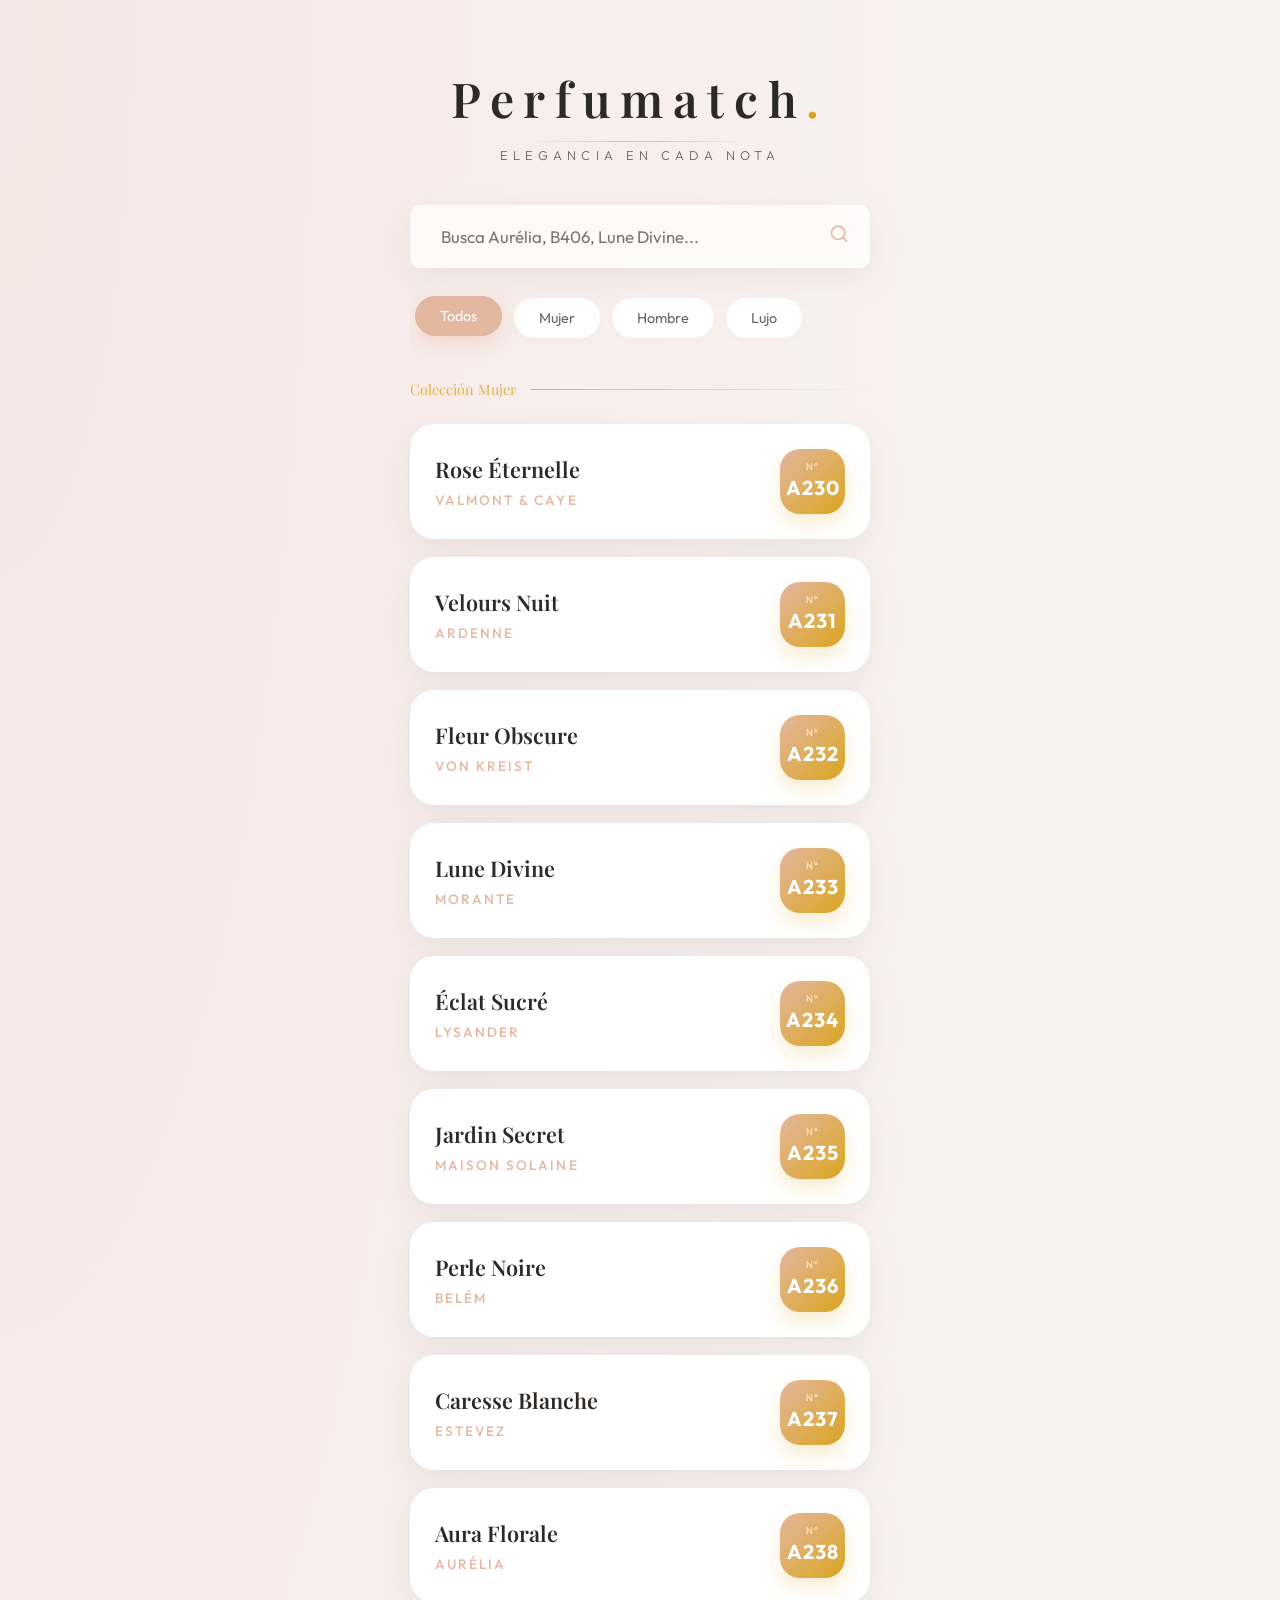
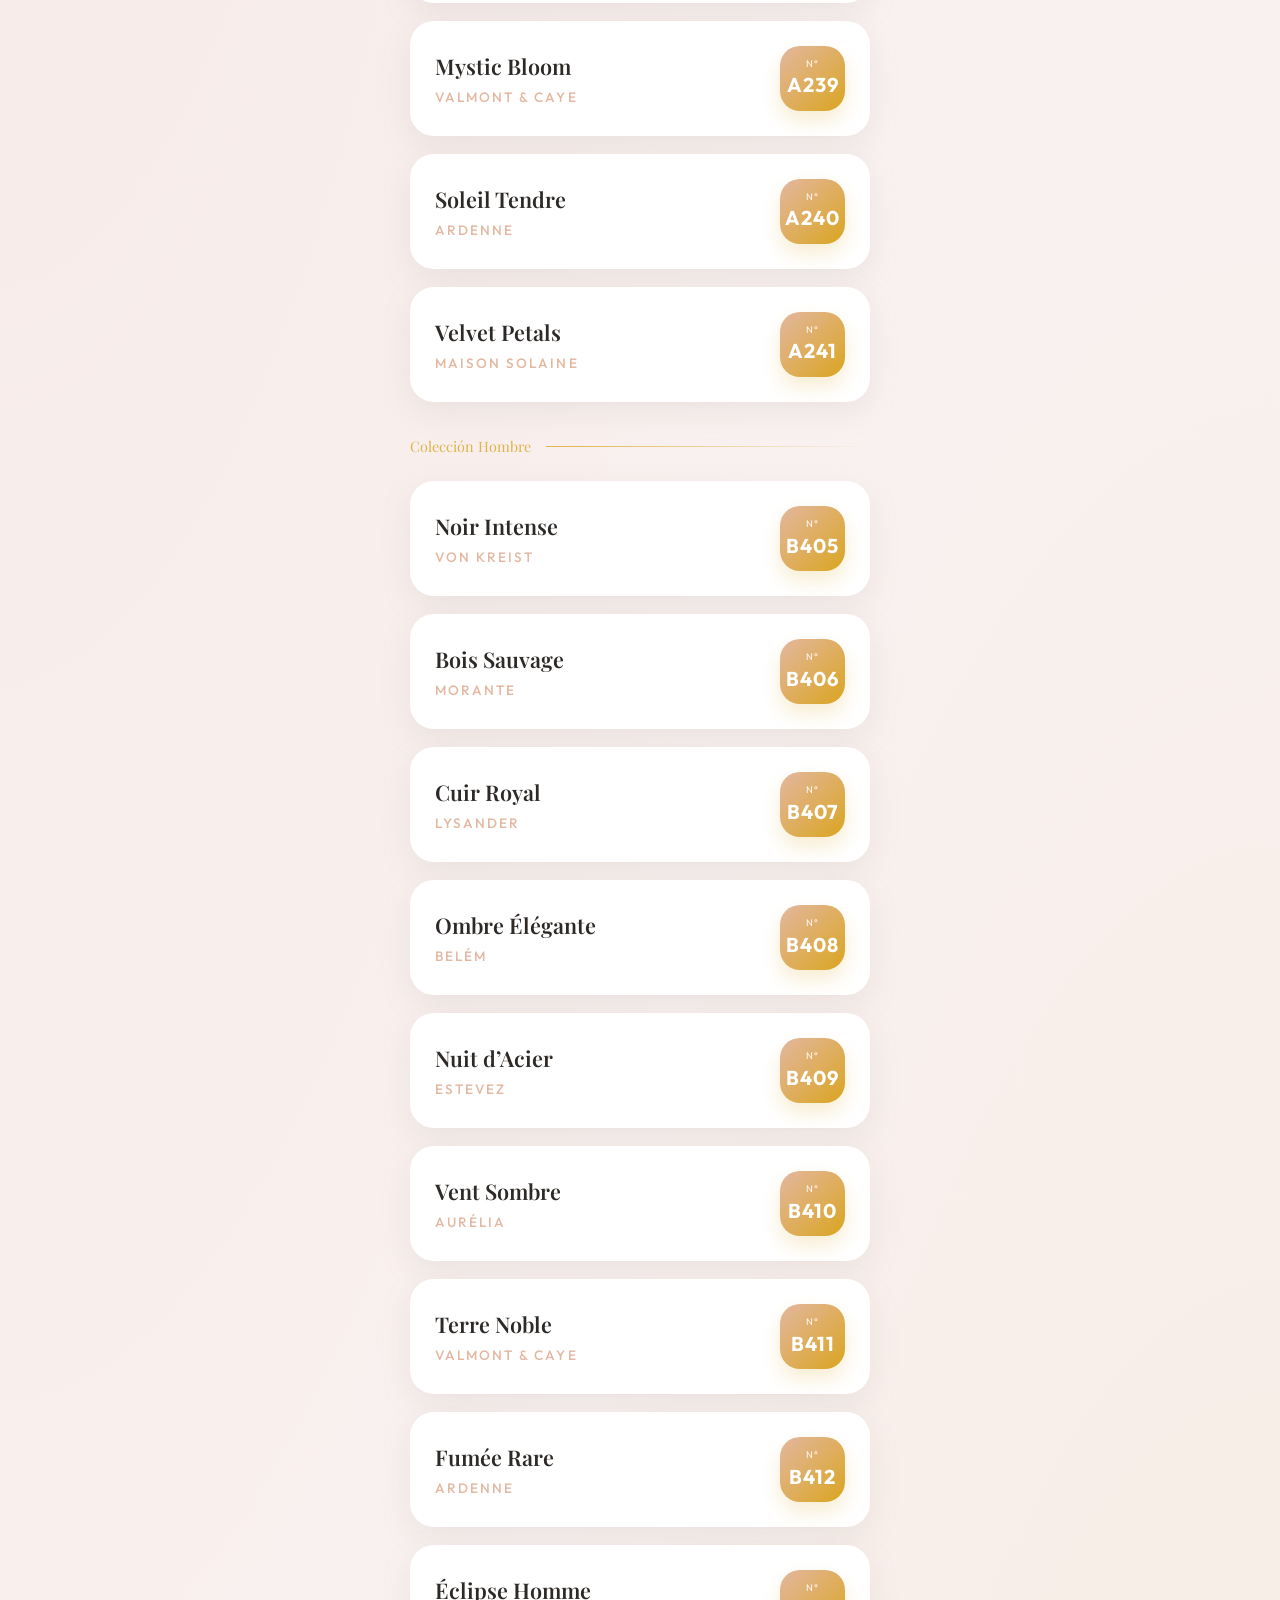
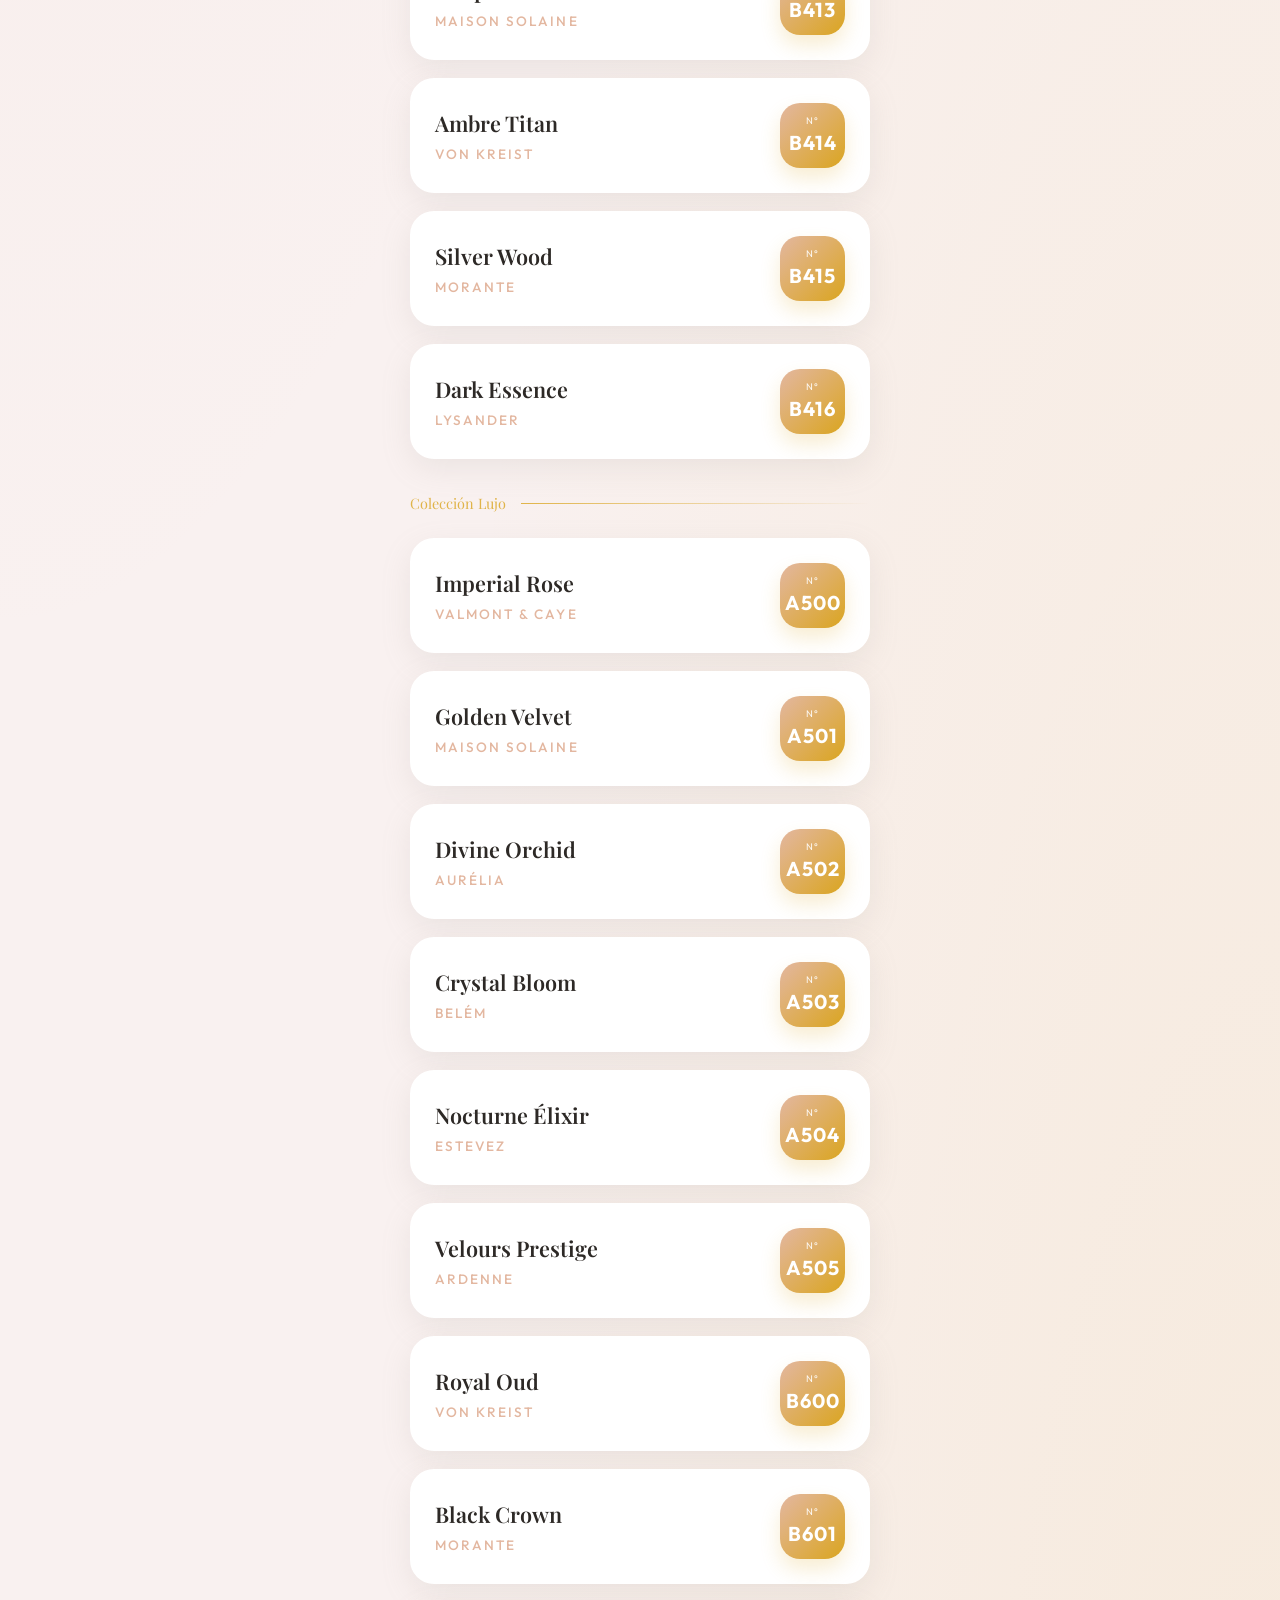
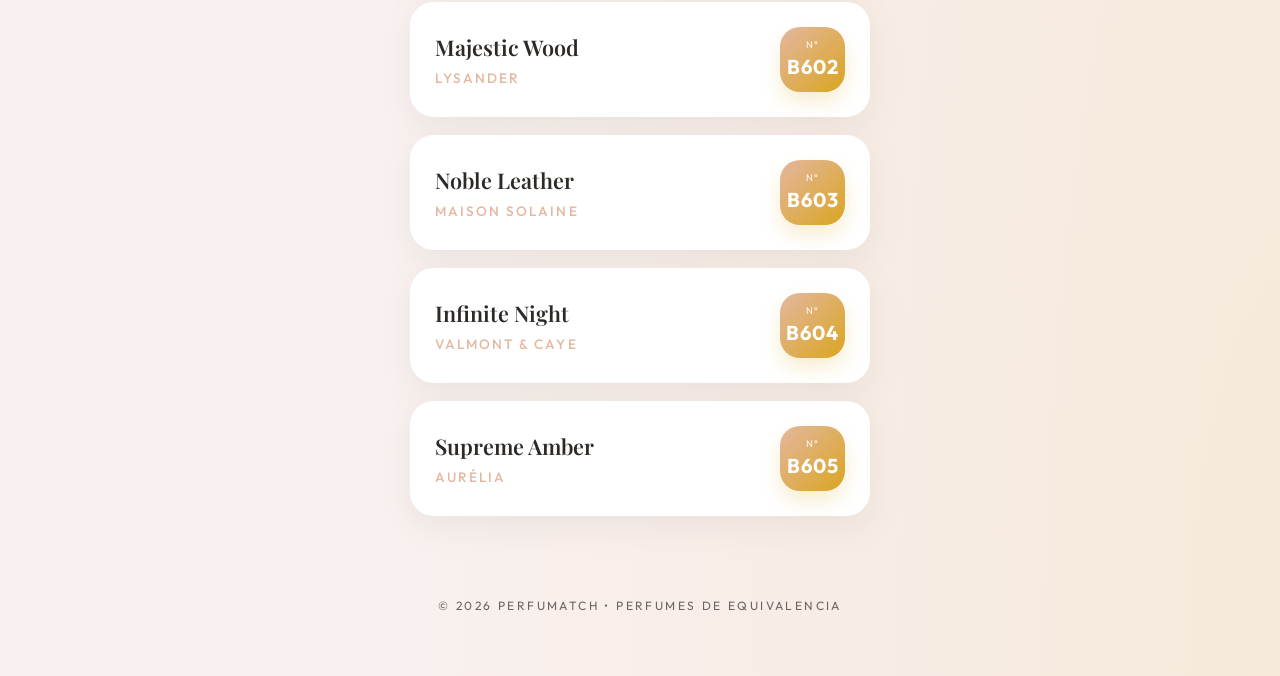
<file: index.html>
<!DOCTYPE html>
<html lang="es">

<head>
    <meta charset="UTF-8">
    <meta name="viewport" content="width=device-width, initial-scale=1.0, maximum-scale=1.0, user-scalable=no">
    <meta name="theme-color" content="#F9F1F0">
    <meta name="apple-mobile-web-app-capable" content="yes">
    <meta name="apple-mobile-web-app-status-bar-style" content="default">
    <meta name="description"
        content="Marashi - Encuentra la equivalencia de tu perfume favorito con elegancia y rapidez.">

    <title>Marashi | Buscador de Perfumes</title>

    <!-- PWA -->
    <link rel="manifest" href="manifest.json">
    <link rel="apple-touch-icon" href="icons/icon-192.png">

    <!-- Styles -->
    <link rel="stylesheet" href="style.css">
</head>

<body>
    <div class="app-container">
        <header>
            <h1 class="logo">Perfumatch<span>.</span></h1>
            <p class="tagline">Elegancia en cada nota</p>
        </header>

        <div class="search-section">
            <div class="search-container">
                <input type="text" class="search-input" id="searchInput"
                    placeholder="Busca Aurélia, B406, Lune Divine..." autocomplete="off">
                <span class="search-icon">
                    <svg width="20" height="20" viewBox="0 0 24 24" fill="none" stroke="currentColor" stroke-width="2"
                        stroke-linecap="round" stroke-linejoin="round">
                        <circle cx="11" cy="11" r="8"></circle>
                        <line x1="21" y1="21" x2="16.65" y2="16.65"></line>
                    </svg>
                </span>
            </div>
        </div>

        <div class="filters-container">
            <button class="filter-btn active" data-filter="all">Todos</button>
            <button class="filter-btn" data-filter="femme">Mujer</button>
            <button class="filter-btn" data-filter="homme">Hombre</button>
            <button class="filter-btn" data-filter="luxe">Lujo</button>
        </div>

        <div class="results-container" id="results">
            <!-- Results will be injected here by app.js -->
        </div>

        <footer>
            <p>&copy; 2026 Perfumatch • Perfumes de Equivalencia</p>
        </footer>
    </div>

    <button class="install-btn" id="installBtn">Instalar en mi móvil</button>

    <!-- Scripts -->
    <script src="collection.js"></script>
    <script src="app.js"></script>
</body>

</html>
</file>
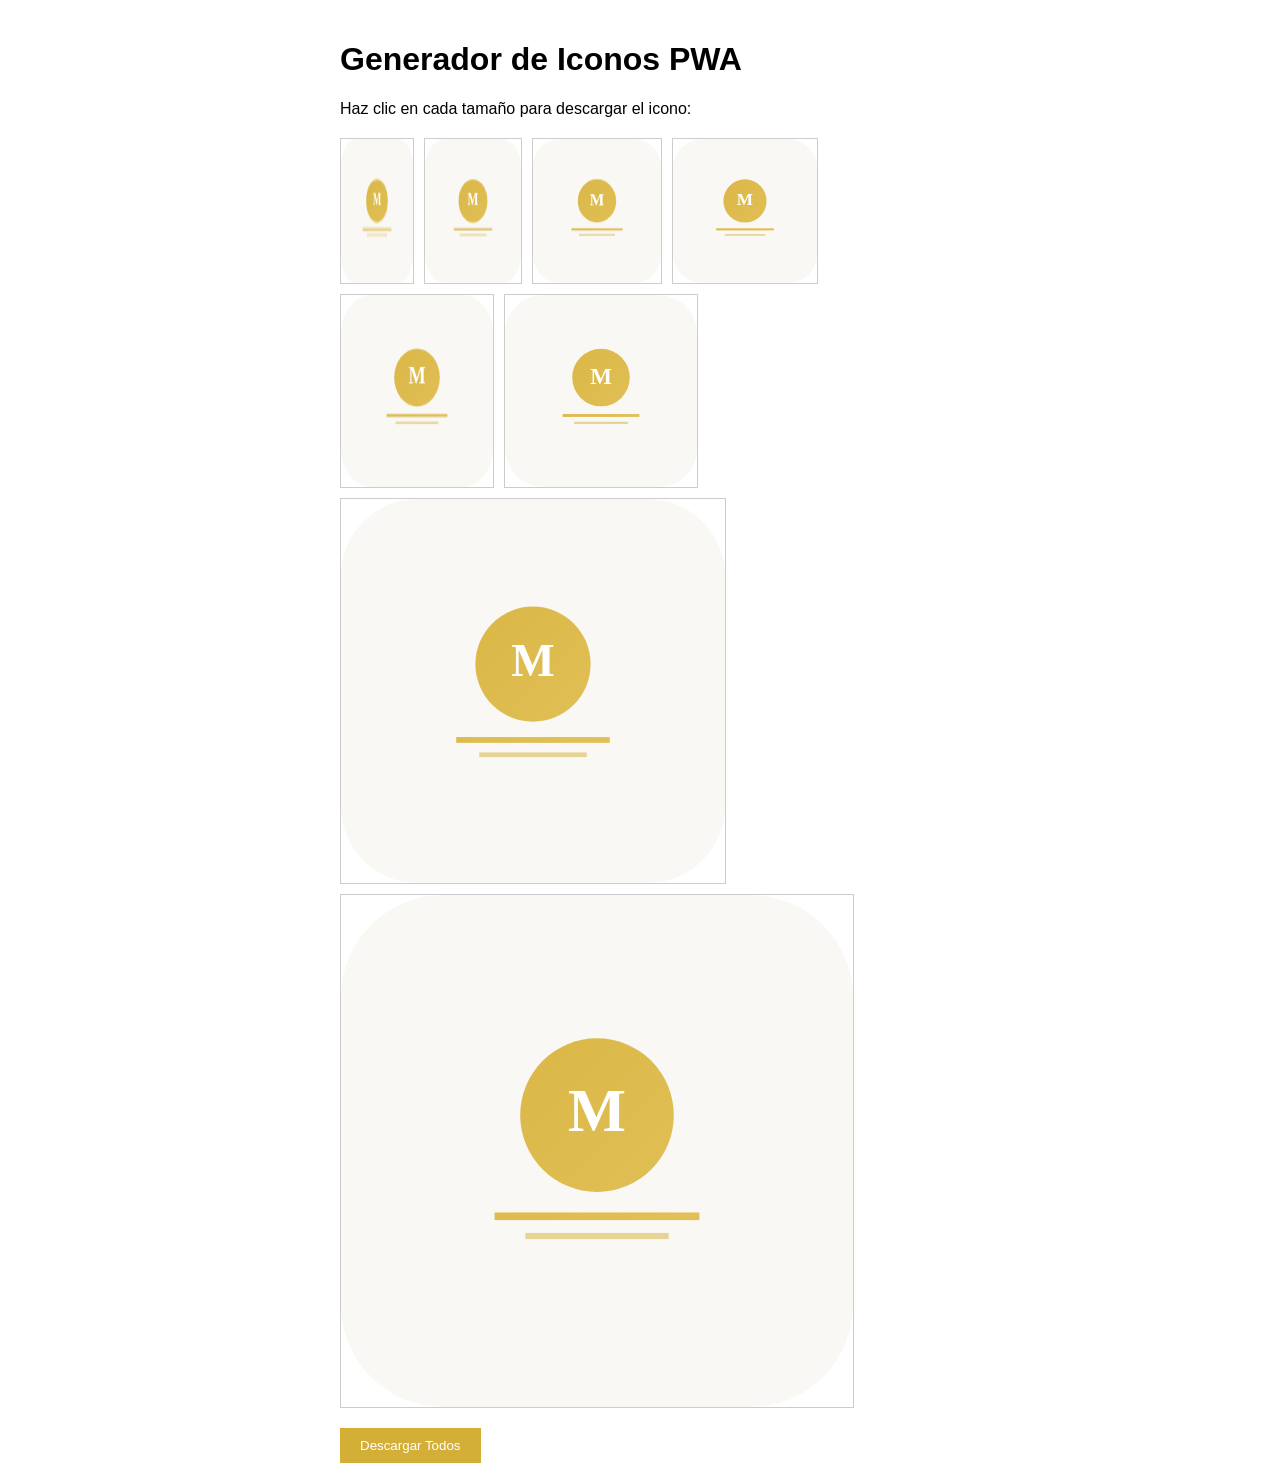
<file: icons-generator.html>
<!DOCTYPE html>
<html lang="es">
<head>
    <meta charset="UTF-8">
    <meta name="viewport" content="width=device-width, initial-scale=1.0">
    <title>Generador de Iconos Marashi</title>
    <style>
        body { font-family: sans-serif; padding: 20px; max-width: 600px; margin: 0 auto; }
        .canvas-container { display: flex; flex-wrap: wrap; gap: 10px; margin: 20px 0; }
        canvas { border: 1px solid #ccc; }
        button { padding: 10px 20px; background: #d4af37; color: white; border: none; cursor: pointer; }
    </style>
</head>
<body>
    <h1>Generador de Iconos PWA</h1>
    <p>Haz clic en cada tamaño para descargar el icono:</p>
    <div class="canvas-container" id="container"></div>
    <button onclick="downloadAll()">Descargar Todos</button>

    <script>
        const sizes = [72, 96, 128, 144, 152, 192, 384, 512];
        const container = document.getElementById('container');

        sizes.forEach(size => {
            const canvas = document.createElement('canvas');
            canvas.width = size;
            canvas.height = size;
            canvas.dataset.size = size;
            
            const ctx = canvas.getContext('2d');
            
            // Background
            ctx.fillStyle = '#faf8f5';
            ctx.beginPath();
            ctx.roundRect(0, 0, size, size, size * 0.2);
            ctx.fill();
            
            // Gold circle
            const gradient = ctx.createLinearGradient(0, 0, size, size);
            gradient.addColorStop(0, '#d4af37');
            gradient.addColorStop(1, '#e8c968');
            
            ctx.fillStyle = gradient;
            ctx.beginPath();
            ctx.arc(size/2, size * 0.43, size * 0.15, 0, Math.PI * 2);
            ctx.fill();
            
            // Letter M
            ctx.fillStyle = 'white';
            ctx.font = `bold ${size * 0.12}px serif`;
            ctx.textAlign = 'center';
            ctx.textBaseline = 'middle';
            ctx.fillText('M', size/2, size * 0.43);
            
            // Lines
            ctx.fillStyle = gradient;
            const lineWidth = size * 0.4;
            const lineHeight = size * 0.015;
            ctx.fillRect((size - lineWidth)/2, size * 0.62, lineWidth, lineHeight);
            
            ctx.fillStyle = '#d4af37';
            ctx.globalAlpha = 0.5;
            ctx.fillRect((size - lineWidth * 0.7)/2, size * 0.66, lineWidth * 0.7, lineHeight * 0.8);
            
            container.appendChild(canvas);
        });

        function downloadAll() {
            document.querySelectorAll('canvas').forEach(canvas => {
                const link = document.createElement('a');
                link.download = `icon-${canvas.dataset.size}.png`;
                link.href = canvas.toDataURL('image/png');
                link.click();
            });
        }
    </script>
</body>
</html>
</file>
<file: style.css>
@import url('https://fonts.googleapis.com/css2?family=Playfair+Display:ital,wght@0,400;0,500;0,600;0,700;1,400&family=Outfit:wght@300;400;500;600&display=swap');

:root {
    --bg-primary: #F9F1F0;
    --bg-secondary: #FFFFFF;
    --accent-gold: #DAA520;
    --accent-rose: #E3B7A0;
    --text-main: #2D2926;
    --text-muted: #6B6562;
    --glass-bg: rgba(255, 255, 255, 0.7);
    --glass-border: rgba(255, 255, 255, 0.4);
    --shadow-soft: 0 10px 30px rgba(163, 152, 146, 0.15);
    --shadow-hover: 0 15px 40px rgba(218, 165, 32, 0.2);
    --transition: all 0.4s cubic-bezier(0.165, 0.84, 0.44, 1);
}

* {
    margin: 0;
    padding: 0;
    box-sizing: border-box;
    -webkit-tap-highlight-color: transparent;
}

body {
    font-family: 'Outfit', sans-serif;
    background-color: var(--bg-primary);
    background-image:
        radial-gradient(at 0% 0%, rgba(227, 183, 160, 0.15) 0px, transparent 50%),
        radial-gradient(at 100% 100%, rgba(218, 165, 32, 0.1) 0px, transparent 50%);
    color: var(--text-main);
    min-height: 100vh;
    line-height: 1.6;
    overflow-x: hidden;
}

.app-container {
    max-width: 500px;
    margin: 0 auto;
    padding: 20px;
    min-height: 100vh;
    display: flex;
    flex-direction: column;
}

/* Header & Logo */
header {
    text-align: center;
    padding: 40px 0 20px;
    animation: fadeInDown 0.8s ease-out;
}

.logo {
    font-family: 'Playfair Display', serif;
    font-size: 3rem;
    font-weight: 600;
    letter-spacing: 0.2em;
    color: var(--text-main);
    margin-bottom: 8px;
    position: relative;
    display: inline-block;
}

.logo span {
    color: var(--accent-gold);
}

.logo::after {
    content: '';
    position: absolute;
    bottom: -5px;
    left: 20%;
    right: 20%;
    height: 1px;
    background: linear-gradient(90deg, transparent, var(--accent-rose), transparent);
}

.tagline {
    font-size: 0.8rem;
    text-transform: uppercase;
    letter-spacing: 0.4em;
    color: var(--text-muted);
    font-weight: 300;
}

/* Search Bar */
.search-section {
    position: sticky;
    top: 0;
    z-index: 100;
    padding: 20px 0;
    background: transparent;
    backdrop-filter: blur(5px);
    transition: var(--transition);
}

.search-container {
    position: relative;
    background: var(--glass-bg);
    backdrop-filter: blur(15px);
    border: 1px solid var(--glass-border);
    border-radius: 10px;
    padding: 5px;
    box-shadow: var(--shadow-soft);
    transition: var(--transition);
}

.search-container:focus-within {
    box-shadow: var(--shadow-hover);
    transform: translateY(-2px);
    border-color: var(--accent-rose);
}

.search-input {
    width: 100%;
    padding: 15px 50px 15px 25px;
    border: none;
    background: transparent;
    font-family: 'Outfit', sans-serif;
    font-size: 1.05rem;
    color: var(--text-main);
    outline: none;
}

.search-icon {
    position: absolute;
    right: 20px;
    top: 50%;
    transform: translateY(-50%);
    color: var(--accent-rose);
    font-size: 1.2rem;
    pointer-events: none;
}

/* Filters */
.filters-container {
    display: flex;
    overflow-x: auto;
    padding: 10px 5px 25px;
    gap: 12px;
    scrollbar-width: none;
    -ms-overflow-style: none;
}

.filters-container::-webkit-scrollbar {
    display: none;
}

.filter-btn {
    white-space: nowrap;
    padding: 10px 24px;
    border-radius: 25px;
    border: 1px solid var(--glass-border);
    background: var(--bg-secondary);
    color: var(--text-muted);
    font-family: 'Outfit', sans-serif;
    font-size: 0.9rem;
    font-weight: 400;
    cursor: pointer;
    transition: var(--transition);
    box-shadow: 0 4px 10px rgba(0, 0, 0, 0.02);
}

.filter-btn.active {
    background: var(--accent-rose);
    color: white;
    border-color: var(--accent-rose);
    box-shadow: 0 8px 20px rgba(227, 183, 160, 0.4);
    transform: translateY(-2px);
}

/* Results */
.results-container {
    flex-grow: 1;
    display: flex;
    flex-direction: column;
    gap: 18px;
    padding-bottom: 40px;
}

.perfume-card {
    background: var(--bg-secondary);
    border-radius: 24px;
    padding: 24px;
    display: flex;
    justify-content: space-between;
    align-items: center;
    box-shadow: var(--shadow-soft);
    border: 1px solid rgba(255, 255, 255, 0.8);
    transition: var(--transition);
    animation: fadeInUp 0.5s ease-out both;
}

.perfume-card:hover {
    transform: scale(1.02) translateY(-4px);
    box-shadow: var(--shadow-hover);
}

.perfume-info {
    flex-grow: 1;
}

.perfume-name {
    font-family: 'Playfair Display', serif;
    font-size: 1.35rem;
    font-weight: 600;
    color: var(--text-main);
    margin-bottom: 4px;
}

.perfume-brand {
    font-size: 0.85rem;
    text-transform: uppercase;
    letter-spacing: 0.15em;
    color: var(--accent-rose);
    font-weight: 500;
}

.perfume-number-badge {
    background: linear-gradient(135deg, var(--accent-rose) 0%, var(--accent-gold) 100%);
    color: white;
    width: 65px;
    height: 65px;
    border-radius: 20px;
    display: flex;
    flex-direction: column;
    justify-content: center;
    align-items: center;
    box-shadow: 0 10px 20px rgba(218, 165, 32, 0.2);
    margin-left: 20px;
}

.badge-label {
    font-size: 0.6rem;
    text-transform: uppercase;
    letter-spacing: 0.1em;
    opacity: 0.9;
    margin-bottom: -2px;
}

.badge-value {
    font-size: 1.25rem;
    font-weight: 700;
    letter-spacing: 0.05em;
}

/* Category Title */
.category-divider {
    font-family: 'Playfair Display', serif;
    font-size: 0.9rem;
    color: var(--accent-gold);
    display: flex;
    align-items: center;
    gap: 15px;
    margin: 15px 0 5px;
    opacity: 0.8;
}

.category-divider::after {
    content: '';
    flex-grow: 1;
    height: 1px;
    background: linear-gradient(90deg, var(--accent-gold), transparent);
}

/* No Results */
.no-results {
    text-align: center;
    padding: 60px 20px;
    animation: fadeIn 0.5s ease;
}

.no-results i {
    font-size: 3rem;
    color: var(--accent-rose);
    margin-bottom: 20px;
    display: block;
}

.no-results h3 {
    font-family: 'Playfair Display', serif;
    font-size: 1.5rem;
    margin-bottom: 10px;
}

.no-results p {
    color: var(--text-muted);
}

/* Footer */
footer {
    text-align: center;
    padding: 40px 0;
    font-size: 0.75rem;
    color: var(--text-muted);
    letter-spacing: 0.2em;
    text-transform: uppercase;
}

/* PWA Install Button */
.install-btn {
    position: fixed;
    bottom: 30px;
    left: 50%;
    transform: translateX(-50%);
    background: var(--text-main);
    color: white;
    padding: 14px 28px;
    border-radius: 30px;
    border: none;
    font-family: 'Outfit', sans-serif;
    font-size: 0.9rem;
    font-weight: 500;
    box-shadow: 0 15px 35px rgba(0, 0, 0, 0.2);
    cursor: pointer;
    z-index: 1000;
    display: none;
    animation: bounceIn 0.6s cubic-bezier(0.68, -0.55, 0.265, 1.55);
}

/* Animations */
@keyframes fadeIn {
    from {
        opacity: 0;
    }

    to {
        opacity: 1;
    }
}

@keyframes fadeInUp {
    from {
        opacity: 0;
        transform: translateY(20px);
    }

    to {
        opacity: 1;
        transform: translateY(0);
    }
}

@keyframes fadeInDown {
    from {
        opacity: 0;
        transform: translateY(-20px);
    }

    to {
        opacity: 1;
        transform: translateY(0);
    }
}

@keyframes bounceIn {
    0% {
        transform: translateX(-50%) scale(0.3);
        opacity: 0;
    }

    50% {
        transform: translateX(-50%) scale(1.05);
    }

    70% {
        transform: translateX(-50%) scale(0.9);
    }

    100% {
        transform: translateX(-50%) scale(1);
        opacity: 1;
    }
}

/* Responsive */
@media (max-width: 400px) {
    .logo {
        font-size: 2.4rem;
    }

    .perfume-name {
        font-size: 1.15rem;
    }

    .perfume-number-badge {
        width: 55px;
        height: 55px;
    }

    .badge-value {
        font-size: 1.1rem;
    }
}
</file>
